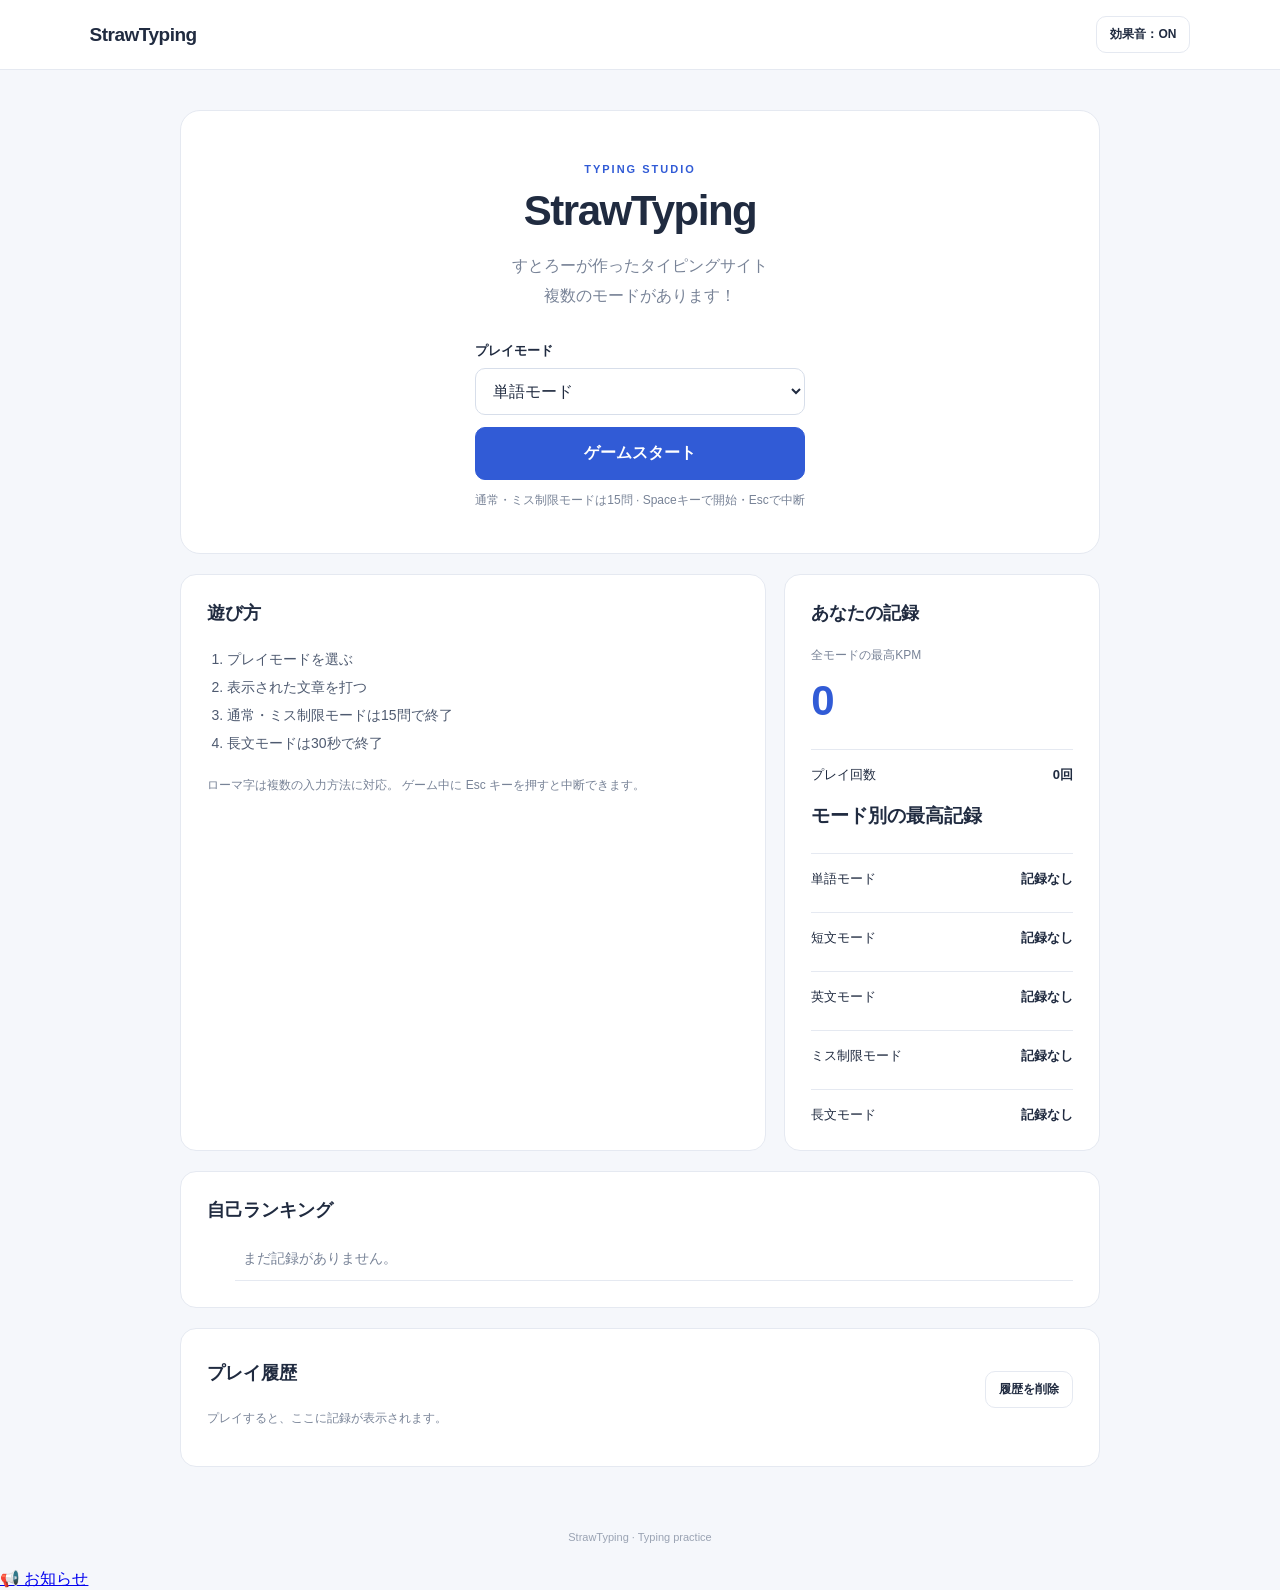
<file: index.html>
<!DOCTYPE html>
<html lang="ja">
<head>
    <meta charset="UTF-8">
    <meta name="viewport" content="width=device-width, initial-scale=1.0">
    <title>StrawTyping</title>
    <link rel="stylesheet" href="style.css">
    <script src="script.js" defer></script>
</head>
<body>

    <header class="topbar">
        <a class="brand" href="#" id="homeLink">StrawTyping</a>
        <button id="soundButton" class="small-button">効果音：ON</button>
    </header>

    <main>
        <!-- ホーム画面 -->
        <section id="homeScreen" class="screen">
            <div class="hero">
                <p class="eyebrow">TYPING STUDIO</p>
                <h1>StrawTyping</h1>

                <p class="lead">
                    すとろーが作ったタイピングサイト<br>
                    複数のモードがあります！
                </p>

                <div class="settings-panel">
                    <label for="difficulty">プレイモード</label>
                    <select id="difficulty">
                        <option value="words">単語モード</option>
                        <option value="sentences">短文モード</option>
                        <option value="english">英文モード</option>
                        <option value="missLimit">ミス制限モード</option>
                        <option value="longText">長文モード</option>
                    </select>

                    <div id="missSettings" class="mode-settings" hidden>
                        <label for="missType">出題タイプ</label>
                        <select id="missType">
                            <option value="words">単語</option>
                            <option value="sentences">短文</option>
                            <option value="english">英文</option>
                        </select>

                        <label for="missLimit">ミス上限（1〜10回）</label>
<input
    id="missLimit"
    type="number"
    min="1"
    max="10"
    value="5"
>
                    </div>

                    <div id="longSettings" class="mode-settings" hidden>
                        <label for="longLanguage">長文の言語</label>
                        <select id="longLanguage">
                            <option value="japanese">日本語（ローマ字入力）</option>
                            <option value="english">英語</option>
                        </select>
                        <p class="muted">
                            制限時間は30秒です。
                            正しく入力したキー数からKPMを計算します。
                        </p>
                    </div>

                    <button id="startButton" class="primary-button">
                        ゲームスタート
                    </button>

                    <p class="key-hint">
                        通常・ミス制限モードは15問 ·
                        Spaceキーで開始・Escで中断
                    </p>
                </div>
            </div>

            <div class="home-grid">
                <section class="panel">
                    <h2>遊び方</h2>
                    <ol class="instructions">
                        <li>プレイモードを選ぶ</li>
                        <li>表示された文章を打つ</li>
                        <li>通常・ミス制限モードは15問で終了</li>
                        <li>長文モードは30秒で終了</li>
                    </ol>
                    <p class="muted">
                        ローマ字は複数の入力方法に対応。
                        ゲーム中に Esc キーを押すと中断できます。
                    </p>
                </section>


<section class="panel">
    <h2>あなたの記録</h2>

    <p class="muted">全モードの最高KPM</p>
    <p id="bestScore" class="record-number">0</p>

    <div class="record-line">
        <span>プレイ回数</span>
        <strong id="playCount">0回</strong>
    </div>

    <div class="mode-records">
        <h3>モード別の最高記録</h3>

        <div class="record-line">
            <span>単語モード</span>
            <strong id="bestWords">記録なし</strong>
        </div>

        <div class="record-line">
            <span>短文モード</span>
            <strong id="bestSentences">記録なし</strong>
        </div>

        <div class="record-line">
            <span>英文モード</span>
            <strong id="bestEnglish">記録なし</strong>
        </div>

        <div class="record-line">
            <span>ミス制限モード</span>
            <strong id="bestMissLimit">記録なし</strong>
        </div>

        <div class="record-line">
            <span>長文モード</span>
            <strong id="bestLongText">記録なし</strong>
        </div>
    </div>
</section>

            </div>

            <section class="panel history-panel">
                <div class="section-heading">
                    <h2>自己ランキング</h2>
                </div>
                <ol id="rankingList" class="ranking-list">
                    <li class="empty-record">まだ記録がありません。</li>
                </ol>
            </section>

            <section class="panel history-panel">
                <div class="section-heading">
                    <h2>プレイ履歴</h2>
                    <button id="clearHistoryButton" class="small-button">
                        履歴を削除
                    </button>
                </div>
                <div id="historyList">
                    <p class="muted">
                        プレイすると、ここに記録が表示されます。
                    </p>
                </div>
            </section>
        </section>

        <!-- ゲーム画面 -->
        <section id="gameScreen" class="screen" hidden>
            <div class="game-heading">
                <div>
                    <p class="eyebrow">NOW PLAYING</p>
                    <h1>タイピング中</h1>
                </div>
                <button id="quitButton" class="secondary-button">
                    中断する（Esc）
                </button>
            </div>

            <div class="stats">
                <div class="stat">
                    <span class="stat-label">KPM</span>
                    <strong class="stat-value" id="currentKpm">0</strong>
                </div>
                <div class="stat">
                    <span class="stat-label">正確性</span>
                    <strong class="stat-value" id="currentAccuracy">100%</strong>
                </div>
                <div class="stat">
                    <span class="stat-label">ミス数</span>
                    <strong class="stat-value" id="currentMistakes">0</strong>
                </div>
                <div class="stat">
                    <span class="stat-label">問題数</span>
                    <strong class="stat-value" id="questionCount">0 / 15</strong>
                </div>
            </div>

            <section class="panel">
                
<div class="question">
    <p class="muted">表示された内容を入力</p>

    <!-- 漢字表示（新しく追加） -->
    <h2 id="wordKanji" class="kanji-word" hidden></h2>

    <!-- ひらがな表示（今までどおり） -->
    <h2 id="word">準備中…</h2>

    <!-- ローマ字表示（今までどおり） -->
    <p id="romaji" class="romaji"></p>
</div>

                <p id="message" class="message">準備しよう！</p>
                <p class="key-hint">キーボードで直接入力 · Escで中断</p>
            </section>
        </section>

        <!-- 結果画面 -->
        <section id="resultScreen" class="screen" hidden>
            <section class="panel result-card">
                <p class="eyebrow">GAME RESULT</p>
                <h1 id="resultTitle">おつかれさま！</h1>
                <p id="resultMessage" class="lead">
                    今回の結果はこちら。
                </p>

                <div class="result-score">
                    <span>最終KPM</span>
                    <strong id="resultKpm">0</strong>
                </div>

                <div class="result-grid">
                    <div class="result-stat">
                        <span>クリア数</span>
                        <strong id="resultCorrect">0/15問</strong>
                    </div>
                    <div class="result-stat">
                        <span>正確性</span>
                        <strong id="resultAccuracy">100%</strong>
                    </div>
                    <div class="result-stat">
                        <span>ミス数</span>
                        <strong id="resultMistakes">0回</strong>
                    </div>
                    <div class="result-stat">
                        <span>プレイモード</span>
                        <strong id="resultDifficulty">単語モード</strong>
                    </div>
                </div>

                <button id="retryButton" class="primary-button">
                    もう一度プレイ
                </button>
                <button id="resultHomeButton"
                        class="secondary-button full-button">
                    ホームへ戻る
                </button>
            </section>
        </section>
    </main>

    <div id="countdownOverlay" hidden>
        <div id="countdownNumber">3</div>
    </div>

    <footer>StrawTyping · Typing practice</footer>

    <a href="news.html" class="news-link">📢 お知らせ</a>
</body>
</html>
</file>
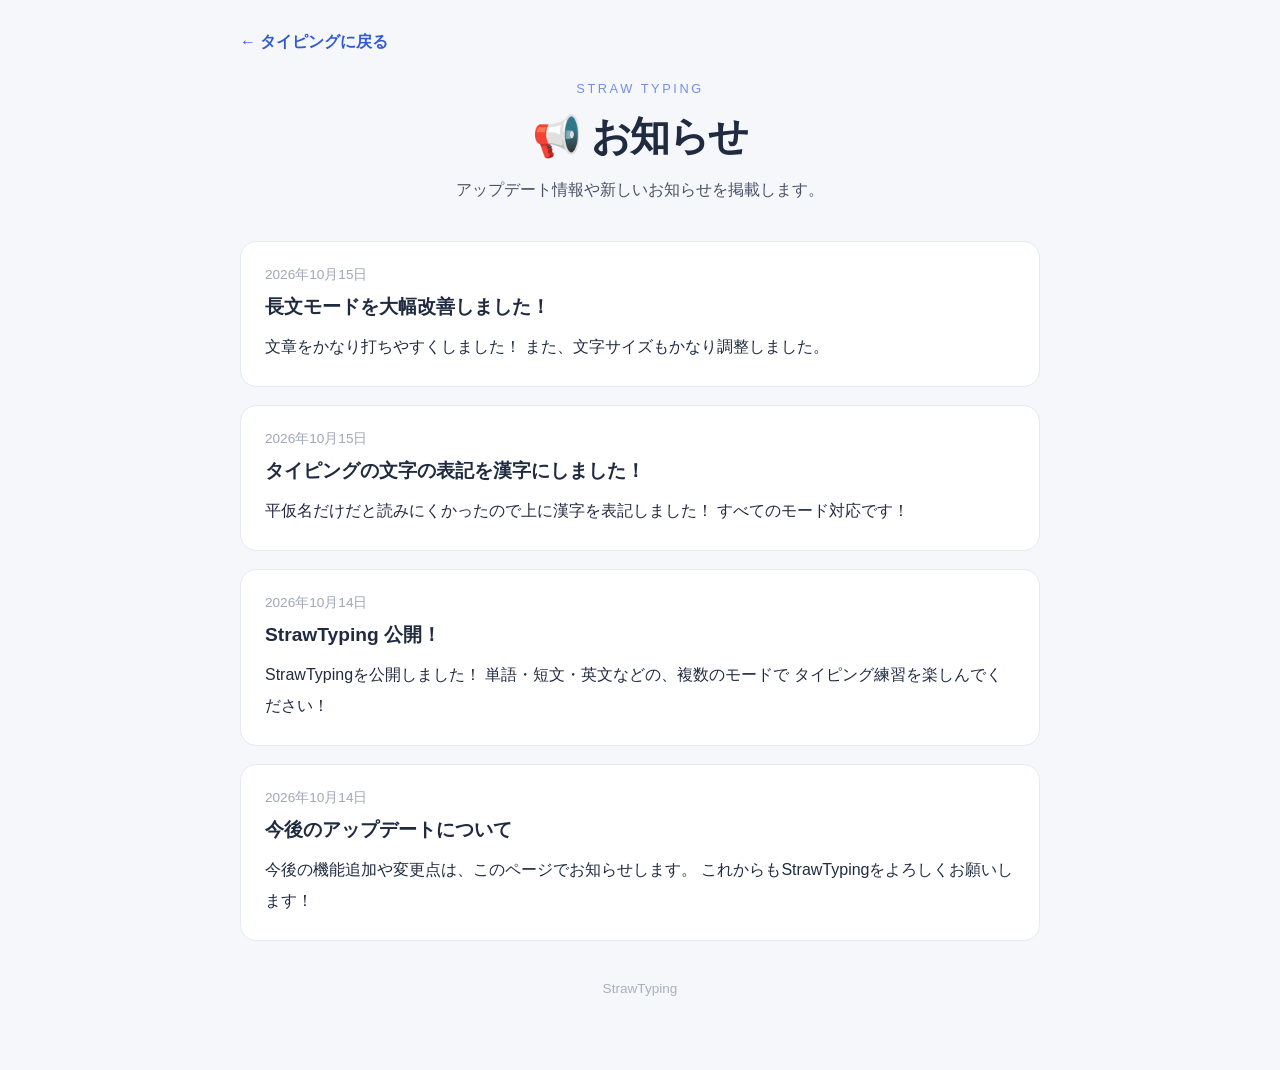
<file: news.html>
<!DOCTYPE html>
<html lang="ja">
<head>
    <meta charset="UTF-8">
    <meta name="viewport" content="width=device-width, initial-scale=1.0">
    <title>お知らせ | StrawTyping</title>
    <link rel="stylesheet" href="style.css">
</head>
<body class="news-page">

    <main class="news-container">
        <a href="index.html" class="news-back">← タイピングに戻る</a>

        <header class="news-header">
            <p class="news-label">STRAW TYPING</p>
            <h1>📢 お知らせ</h1>
            <p>アップデート情報や新しいお知らせを掲載します。</p>
        </header>

        <section class="news-list">

            <!-- お知らせは、この下に追加していくよ -->
            <article class="news-card">
                <p class="news-date">2026年10月15日</p>
                <h2>長文モードを大幅改善しました！</h2>
                <p>
                    文章をかなり打ちやすくしました！
                    また、文字サイズもかなり調整しました。
                </p>
            </article>

            <article class="news-card">
                <p class="news-date">2026年10月15日</p>
                <h2>タイピングの文字の表記を漢字にしました！</h2>
                <p>
                    平仮名だけだと読みにくかったので上に漢字を表記しました！
                    すべてのモード対応です！
                </p>
            </article>

            <article class="news-card">
                <p class="news-date">2026年10月14日</p>
                <h2>StrawTyping 公開！</h2>
                <p>
                    StrawTypingを公開しました！
                    単語・短文・英文などの、複数のモードで
                    タイピング練習を楽しんでください！
                </p>
            </article>

            <article class="news-card">
                <p class="news-date">2026年10月14日</p>
                <h2>今後のアップデートについて</h2>
                <p>
                    今後の機能追加や変更点は、このページでお知らせします。
                    これからもStrawTypingをよろしくお願いします！
                </p>
            </article>

        </section>

        <footer class="news-footer">
            StrawTyping
        </footer>
    </main>

</body>
</html>
</file>
<file: style.css>
* {
    box-sizing: border-box;
}

:root {
    --blue: #315bd6;
    --blue-dark: #2448b4;
    --ink: #202b40;
    --muted: #788397;
    --line: #e5e9f1;
    --surface: #fff;
    --background: #f5f7fb;
}

body {
    margin: 0;
    min-height: 100vh;
    background: var(--background);
    color: var(--ink);
    font-family: Arial, "Noto Sans JP", sans-serif;
}

button,
select,
input {
    font: inherit;
}

button {
    cursor: pointer;
}

button:focus-visible,
select:focus-visible,
input:focus-visible,
a:focus-visible {
    outline: 3px solid #9bb3ff;
    outline-offset: 3px;
}

.topbar {
    min-height: 70px;
    padding: 0 7%;
    display: flex;
    align-items: center;
    justify-content: space-between;
    background: #fff;
    border-bottom: 1px solid var(--line);
}

.brand {
    color: var(--ink);
    text-decoration: none;
    font-size: 19px;
    font-weight: 800;
    letter-spacing: -.5px;
}

main {
    width: min(100% - 32px, 920px);
    margin: 40px auto 64px;
}

.screen[hidden],
.mode-settings[hidden] {
    display: none !important;
}

.hero {
    padding: 52px 24px 44px;
    text-align: center;
    background: #fff;
    border: 1px solid var(--line);
    border-radius: 20px;
}

.eyebrow {
    margin: 0 0 12px;
    color: var(--blue);
    font-size: 11px;
    font-weight: 800;
    letter-spacing: 2px;
}

h1,
h2,
p {
    margin-top: 0;
}

h1 {
    margin-bottom: 16px;
    font-size: clamp(28px, 5vw, 42px);
    letter-spacing: -1.5px;
}

h2 {
    margin-bottom: 20px;
    font-size: 18px;
}

.lead {
    color: var(--muted);
    line-height: 1.9;
}

.settings-panel {
    width: min(100%, 330px);
    margin: 30px auto 0;
    text-align: left;
}

.settings-panel label {
    display: block;
    margin: 10px 0 8px;
    font-size: 13px;
    font-weight: 700;
}

select,
input[type="number"] {
    width: 100%;
    padding: 13px;
    margin-bottom: 12px;
    border: 1px solid #d7deea;
    border-radius: 10px;
    background: #fff;
    color: var(--ink);
}

.primary-button,
.secondary-button,
.small-button {
    padding: 12px 18px;
    border-radius: 10px;
    font-weight: 700;
    transition: background .15s, transform .15s;
}

.primary-button {
    width: 100%;
    padding: 15px 18px;
    border: 1px solid var(--blue);
    background: var(--blue);
    color: #fff;
}

.primary-button:hover {
    background: var(--blue-dark);
    transform: translateY(-1px);
}

.secondary-button,
.small-button {
    border: 1px solid var(--line);
    background: #fff;
    color: var(--ink);
}

.secondary-button:hover,
.small-button:hover {
    background: #f0f3f9;
}

.small-button {
    padding: 9px 13px;
    font-size: 12px;
}

.key-hint {
    margin: 12px 0 0;
    color: var(--muted);
    font-size: 12px;
    text-align: center;
}

.home-grid {
    display: grid;
    grid-template-columns: 1.3fr .7fr;
    gap: 18px;
    margin-top: 20px;
}

.panel {
    padding: 26px;
    background: var(--surface);
    border: 1px solid var(--line);
    border-radius: 16px;
}

.instructions {
    padding-left: 20px;
    margin-bottom: 18px;
    line-height: 2;
    color: #4e5a70;
    font-size: 14px;
}

.muted {
    color: var(--muted);
    font-size: 12px;
    line-height: 1.7;
}

.record-number {
    margin: 4px 0;
    color: var(--blue);
    font-size: 42px;
    font-weight: 800;
}

.record-line {
    display: flex;
    justify-content: space-between;
    margin-top: 24px;
    padding-top: 16px;
    border-top: 1px solid var(--line);
    font-size: 13px;
}

.history-panel {
    margin-top: 20px;
}

.section-heading {
    display: flex;
    align-items: center;
    justify-content: space-between;
    gap: 12px;
}

.section-heading h2 {
    margin-bottom: 16px;
}

.ranking-list {
    padding-left: 28px;
    margin: 0;
}

.ranking-list li {
    padding: 12px 8px;
    border-bottom: 1px solid var(--line);
    font-size: 14px;
}

.ranking-list li::marker {
    color: var(--blue);
    font-weight: 800;
}

.empty-record {
    padding: 12px 0;
    color: var(--muted);
    font-size: 13px;
    list-style: none;
}


.history-item {
    display: flex;
    justify-content: space-between;
    gap: 16px;
    padding: 16px 0;
    border-bottom: 1px solid var(--line);
    font-size: 16px;
}

.history-item strong {
    display: block;
    margin-bottom: 7px;
    font-size: 16px;
}

.history-item small {
    color: var(--muted);
    font-size: 13px;
}


.history-item strong {
    display: block;
    margin-bottom: 5px;
}

.history-item small {
    color: var(--muted);
}

.history-item .history-score {
    flex-shrink: 0;
    color: var(--blue);
    font-size: 16px;
    font-weight: 800;
}

#clearHistoryButton {
    margin-top: 16px;
}

.game-heading {
    display: flex;
    align-items: center;
    justify-content: space-between;
    gap: 16px;
    margin-bottom: 28px;
}

.game-heading h1 {
    margin-bottom: 0;
    font-size: clamp(22px, 4vw, 30px);
}

.game-heading .eyebrow {
    margin-bottom: 8px;
}

.stats {
    display: grid;
    grid-template-columns: repeat(4, minmax(0, 1fr));
    gap: 14px;
    margin-bottom: 20px;
}

.stat {
    padding: 20px 12px;
    background: #fff;
    border: 1px solid var(--line);
    border-radius: 14px;
    text-align: center;
    min-width: 0;
}

.stat-label {
    display: block;
    margin-bottom: 10px;
    color: var(--muted);
    font-size: 12px;
}

.stat-value {
    color: var(--blue);
    font-size: 27px;
}

.question {
    padding: 48px 20px;
    text-align: center;
}

.question h2 {
    margin: 10px 0 20px;
    font-size: clamp(32px, 7vw, 48px);
    overflow-wrap: anywhere;
    line-height: 1.7;
}

.romaji {
    min-height: 36px;
    margin-bottom: 12px;
    font-size: 25px;
    font-weight: 700;
    letter-spacing: 3px;
    overflow-wrap: anywhere;
    white-space: pre-wrap;
}

.romaji .typed {
    color: #129263;
}

.romaji .remaining {
    color: #aab3c3;
}

.message {
    min-height: 24px;
    margin: 22px 0 8px;
    text-align: center;
    font-weight: 700;
    color: var(--blue);
}

#gameScreen > .key-hint {
    margin-top: 12px;
}

.result-card {
    max-width: 600px;
    margin: 0 auto;
    padding: 42px 28px;
    text-align: center;
}

.result-card h1 {
    font-size: 32px;
}

.result-score {
    padding: 26px 12px;
    margin: 28px 0 18px;
    background: #f3f6ff;
    border-radius: 14px;
}

.result-score span,
.result-stat span {
    display: block;
    color: var(--muted);
    font-size: 12px;
}

.result-score strong {
    display: block;
    margin-top: 8px;
    color: var(--blue);
    font-size: 48px;
}

.result-grid {
    display: grid;
    grid-template-columns: repeat(4, minmax(0, 1fr));
    gap: 10px;
    margin-bottom: 28px;
}

.result-stat {
    padding: 18px 8px;
    border: 1px solid var(--line);
    border-radius: 12px;
    min-width: 0;
}

.result-stat strong {
    display: block;
    margin-top: 10px;
    font-size: 18px;
}

.full-button {
    width: 100%;
    margin-top: 10px;
}

footer {
    padding: 0 16px 26px;
    color: #9aa3b3;
    font-size: 11px;
    text-align: center;
}

#countdownOverlay {
    position: fixed;
    inset: 0;
    width: 100%;
    height: 100%;
    z-index: 99999;
    display: flex;
    align-items: center;
    justify-content: center;
    margin: 0;
    padding: 20px;
    background: rgba(15, 23, 42, .85);
    color: #fff;
    text-align: center;
}

#countdownOverlay[hidden] {
    display: none !important;
}

#countdownNumber {
    margin: 0;
    padding: 0;
    font-size: clamp(100px, 20vw, 180px);
    font-weight: 800;
    line-height: 1;
    animation: countdownPop .5s ease;
}

@keyframes countdownPop {
    from {
        opacity: 0;
        transform: scale(1.4);
    }
    to {
        opacity: 1;
        transform: scale(1);
    }
}

/* 正しく入力した文字は緑色 */
.romaji .typed {
    color: #129263;
}

/* まだ入力していない文字はグレー */
.romaji .remaining {
    color: #aab3c3;
}

/* ミスしたときはメッセージだけ赤くする */
.message.mistake {
    color: #ff3b3b;
}

@media (max-width: 650px) {
    .topbar {
        min-height: 62px;
        padding: 0 16px;
    }

    main {
        margin-top: 20px;
    }

    .hero {
        padding: 38px 18px;
    }

    .home-grid {
        grid-template-columns: 1fr;
    }

    .panel {
        padding: 21px;
    }

    .stats {
        grid-template-columns: repeat(2, minmax(0, 1fr));
        gap: 8px;
    }

    .stat {
        padding: 15px 6px;
    }

    .stat-value {
        font-size: 22px;
    }

    .game-heading {
        align-items: flex-start;
    }

    .game-heading .secondary-button {
        padding: 10px;
        font-size: 12px;
    }

    .question {
        padding: 32px 12px;
    }

    .romaji {
        font-size: 21px;
        letter-spacing: 2px;
    }

    .result-card {
        padding: 32px 18px;
    }

    .result-grid {
        grid-template-columns: repeat(2, minmax(0, 1fr));
        gap: 6px;
    }

    .result-stat {
        padding: 15px 4px;
    }

    .result-stat strong {
        font-size: 15px;
    }

    .section-heading {
        align-items: flex-start;
        flex-direction: column;
        gap: 0;
    }
}

/* ===== お知らせページ ===== */

.news-page {
    min-height: 100vh;
}

.news-container {
    width: min(800px, 92%);
    margin: 0 auto;
    padding: 32px 0 48px;
}

.news-back {
    display: inline-block;
    margin-bottom: 28px;
    color: inherit;
    text-decoration: none;
    font-weight: bold;
}

.news-back:hover {
    opacity: 0.7;
}

.news-header {
    text-align: center;
    margin-bottom: 36px;
}

.news-label {
    font-size: 0.8rem;
    letter-spacing: 0.2em;
    opacity: 0.65;
}

.news-header h1 {
    margin: 12px 0;
    font-size: clamp(2.5rem, 5vw, 2.5rem);
}

.news-header > p:last-child {
    line-height: 1.8;
    opacity: 0.8;
}

.news-list {
    display: grid;
    gap: 18px;
}

.news-card {
    padding: 24px;
    border: 1px solid rgba(128, 128, 128, 0.3);
    border-radius: 16px;
    background: rgba(128, 128, 128, 0.06);
}

.news-date {
    margin: 0 0 10px;
    font-size: 0.85rem;
    opacity: 0.7;
}

.news-card h2 {
    margin: 0 0 12px;
    font-size: 1.2rem;
}

.news-card > p:last-child {
    margin-bottom: 0;
    line-height: 1.9;
}

.news-footer {
    margin-top: 40px;
    text-align: center;
    font-size: 0.85rem;
    opacity: 0.6;
}

@media (max-width: 600px) {
    .news-container {
        padding-top: 20px;
    }

    .news-card {
        padding: 18px;
    }
}

/* ===== お知らせページの色合いをホーム画面に統一 ===== */
```css
/* ===== お知らせページの色合いをホーム画面に統一 ===== */

.news-page {
    background: var(--background);
    color: var(--ink);
}

.news-back {
    color: var(--blue);
}

.news-header h1 {
    color: var(--ink);
}

.news-label {
    color: var(--blue);
}

.news-card {
    background: var(--surface);
    border: 1px solid var(--line);
    border-radius: 16px;
    box-shadow: none;
}

.news-date {
    color: var(--muted);
}

.news-card h2 {
    color: var(--ink);
}

.news-footer {
    color: var(--muted);
}

/* ===== タイピング画面の文字サイズ ===== */

/* 単語・短文・英文の表示 */
#gameScreen .question h2 {
    font-size: clamp(24px, 4vw, 34px);
    line-height: 1.7;
    overflow-wrap: anywhere;
}

/* ローマ字表示 */
#gameScreen .romaji {
    font-size: clamp(24px, 3.5vw, 30px);
    line-height: 1.8;
    letter-spacing: 1px;
    overflow-wrap: anywhere;
    white-space: pre-wrap;
}

/* 入力済み・未入力の文字も同じサイズ */
#gameScreen .romaji .typed,
#gameScreen .romaji .remaining {
    font-size: inherit;
}

/* ===== 長文モードの文字サイズ ===== */

/* 長文の日本語 */
#gameScreen.long-text-mode #word,
#gameScreen.long-text-mode .question h2 {
    font-size: 18px;
    line-height: 1.8;
    overflow-wrap: anywhere;
    word-break: normal;
}

/* 長文のローマ字 */
#gameScreen.long-text-mode #romaji {
    font-size: 18px;
    line-height: 1.8;
    letter-spacing: 0;
    overflow-wrap: anywhere;
    white-space: pre-wrap;
}

/* スマホなどの狭い画面 */
@media (max-width: 600px) {
    #gameScreen.long-text-mode #word,
    #gameScreen.long-text-mode .question h2 {
        font-size: 16px;
    }

    #gameScreen.long-text-mode #romaji {
        font-size: 16px;
    }
}


/* ===== スマホ・狭い画面 ===== */
@media (max-width: 600px) {
    #gameScreen .question h2 {
        font-size: 24px;
    }

    #gameScreen .romaji {
        font-size: 22px;
        letter-spacing: 0;
    }

    /* 長文モードは小さく表示 */
    #gameScreen.long-text-mode #word,
    #gameScreen.long-text-mode .question h2 {
        font-size: 14px;
        line-height: 1.8;
    }

    #gameScreen.long-text-mode #romaji {
        font-size: 14px;
        line-height: 1.8;
        letter-spacing: 0;
        overflow-wrap: anywhere;
        white-space: pre-wrap;
    }
}

/* ===== 長文モードの基本サイズ ===== */
#gameScreen.long-text-mode #word,
#gameScreen.long-text-mode .question h2 {
    font-size: 16px;
    line-height: 1.8;
    overflow-wrap: anywhere;
}

#gameScreen.long-text-mode #romaji {
    font-size: 16px;
    line-height: 1.8;
    letter-spacing: 0;
    overflow-wrap: anywhere;
    white-space: pre-wrap;
}
</file>
